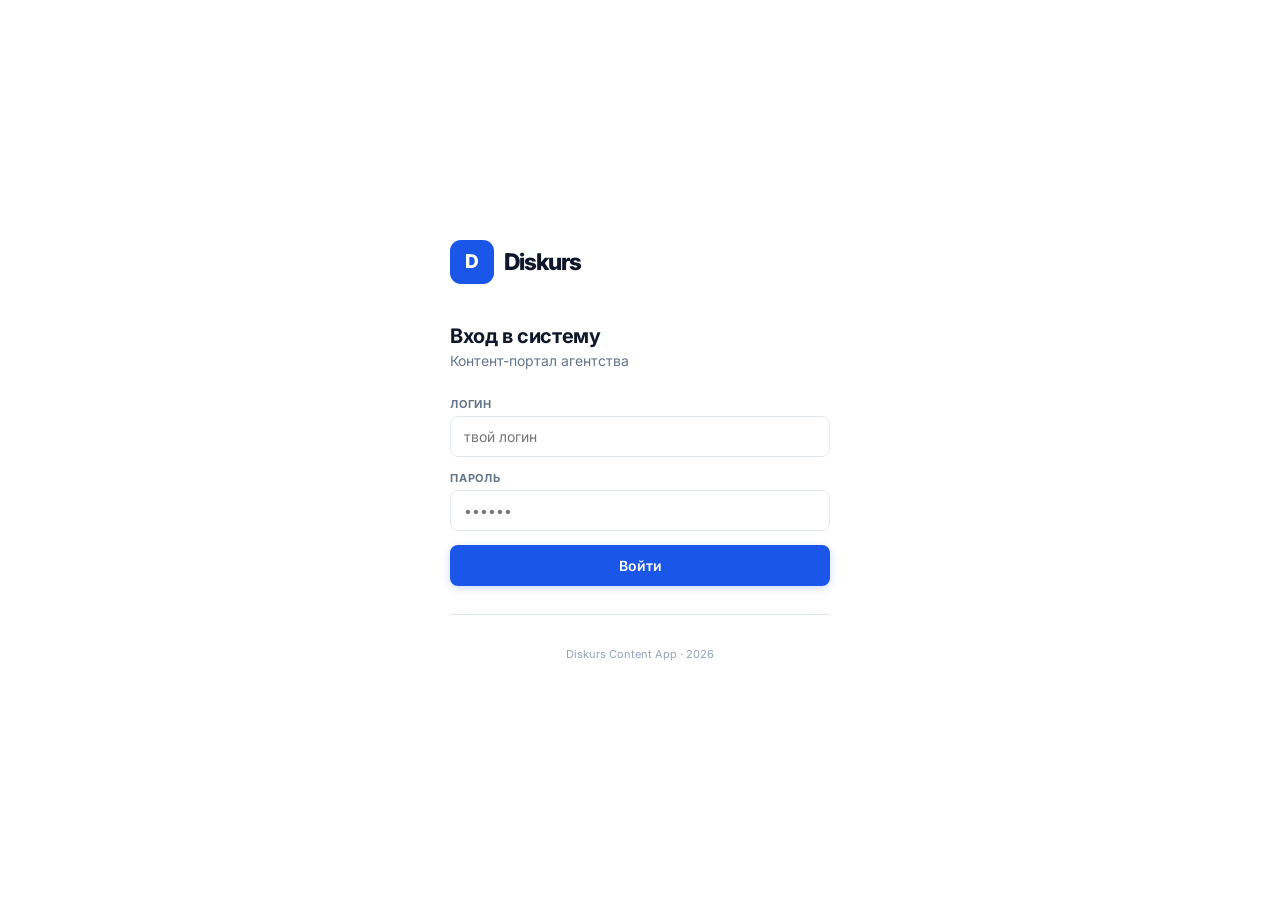
<file: index.html>
<!DOCTYPE html>
<html lang="ru">
<head>
<meta charset="UTF-8">
<meta name="viewport" content="width=device-width, initial-scale=1.0">
<title>Diskurs — Вход</title>
<link rel="preconnect" href="https://fonts.googleapis.com">
<link href="https://fonts.googleapis.com/css2?family=Inter:wght@400;500;600;700;800&display=swap" rel="stylesheet">
<style>
*,*::before,*::after{box-sizing:border-box;margin:0;padding:0}
body{font-family:'Inter',system-ui,sans-serif;background:#fff;color:#0F172A;min-height:100vh;display:flex;align-items:center;justify-content:center;padding:24px;-webkit-font-smoothing:antialiased}
.wrap{width:100%;max-width:380px}
.logo-row{display:flex;align-items:center;gap:10px;margin-bottom:40px}
.logo-mark{width:44px;height:44px;background:#1A56E8;border-radius:11px;display:flex;align-items:center;justify-content:center;color:#fff;font-size:19px;font-weight:800;flex-shrink:0}
.logo-name{font-size:23px;font-weight:800;letter-spacing:-0.04em;color:#0F172A}
h1{font-size:20px;font-weight:700;letter-spacing:-0.02em;margin-bottom:4px}
.sub{font-size:14px;color:#64748B;margin-bottom:28px}
.field{margin-bottom:14px}
label{display:block;font-size:11px;font-weight:700;color:#64748B;text-transform:uppercase;letter-spacing:.07em;margin-bottom:5px}
input{width:100%;background:#fff;border:1.5px solid #E2E8F0;border-radius:8px;color:#0F172A;font-family:inherit;font-size:14px;padding:11px 13px;outline:none;transition:border-color .15s,box-shadow .15s}
input:focus{border-color:#1A56E8;box-shadow:0 0 0 3px rgba(26,86,232,.10)}
.btn{display:flex;align-items:center;justify-content:center;gap:6px;width:100%;background:#1A56E8;color:#fff;border:none;border-radius:8px;font-family:inherit;font-size:14px;font-weight:600;padding:12px;cursor:pointer;transition:background .15s;margin-top:6px;box-shadow:0 2px 8px rgba(26,86,232,.22)}
.btn:hover{background:#1340BE}
.btn:disabled{opacity:.45;cursor:not-allowed}
.err{background:#FEE2E2;border:1px solid #FECACA;border-radius:7px;color:#DC2626;font-size:13px;padding:9px 13px;margin-top:10px;display:none}
.err.on{display:block}
.footer{font-size:11px;color:#94A3B8;text-align:center;margin-top:32px}
hr{border:none;border-top:1px solid #E2E8F0;margin:28px 0 20px}
@keyframes _sp{to{transform:rotate(360deg)}}
</style>
</head>
<body>
<div class="wrap">
  <div class="logo-row">
    <div class="logo-mark">D</div>
    <div class="logo-name">Diskurs</div>
  </div>

  <h1>Вход в систему</h1>
  <p class="sub">Контент-портал агентства</p>

  <div class="field">
    <label>Логин</label>
    <input type="text" id="iLogin" placeholder="твой логин" autocomplete="username">
  </div>
  <div class="field">
    <label>Пароль</label>
    <input type="password" id="iPass" placeholder="••••••" autocomplete="current-password">
  </div>

  <button class="btn" id="btnLogin" onclick="doLogin()">Войти</button>
  <div class="err" id="errBox"></div>

  <hr>
  <div class="footer">Diskurs Content App · 2026</div>
</div>

<script>
const API_URL = 'https://script.google.com/macros/s/AKfycbx6epRkr7KmKwq3cdPrgTK6_36HdvH9A_-XD6shxaF43bwVZ2eAXm9uyfECZ76YC9yOjQ/exec';

// Если уже залогинен — редирект
(function(){
  try {
    const u = JSON.parse(sessionStorage.getItem('dsk_user'));
    if (u) go(u.role);
  } catch(_){}
})();


function api(action, params) {
  return new Promise((resolve) => {
    const cbName = '_cb' + Date.now();
    const qs = Object.entries({action, ...params}).map(([k,v])=>k+'='+encodeURIComponent(v)).join('&');
    window[cbName] = function(result) {
      delete window[cbName];
      document.head.removeChild(script);
      resolve(result);
    };
    const script = document.createElement('script');
    script.src = API_URL + '?' + qs + '&callback=' + cbName;
    script.onerror = function() {
      delete window[cbName];
      document.head.removeChild(script);
      resolve({ success: false, error: 'Не удалось подключиться к серверу' });
    };
    document.head.appendChild(script);
  });
}

async function doLogin() {
  const login = document.getElementById('iLogin').value.trim();
  const pass  = document.getElementById('iPass').value.trim();
  const btn   = document.getElementById('btnLogin');
  const err   = document.getElementById('errBox');

  if (!login || !pass) { showErr('Заполни оба поля'); return; }
  err.classList.remove('on');
  btn.disabled = true;
  btn.innerHTML = '<span style="display:inline-block;width:13px;height:13px;border:2px solid rgba(255,255,255,.4);border-top-color:#fff;border-radius:50%;animation:_sp .6s linear infinite"></span> Вхожу…';

  const res = await api('login', { login, password: pass });

  btn.disabled = false;
  btn.textContent = 'Войти';

  if (!res.success) { showErr(res.error || 'Ошибка'); return; }

  sessionStorage.setItem('dsk_user', JSON.stringify(res));
  go(res.role);
}

function go(role) {
  if (role === 'viewer') window.location.href = 'status.html';
  else window.location.href = 'projects.html';
}

function showErr(msg) {
  const el = document.getElementById('errBox');
  el.textContent = msg;
  el.classList.add('on');
}

document.getElementById('iPass').addEventListener('keydown', e => {
  if (e.key === 'Enter') doLogin();
});
</script>
</body>
</html>
</file>
